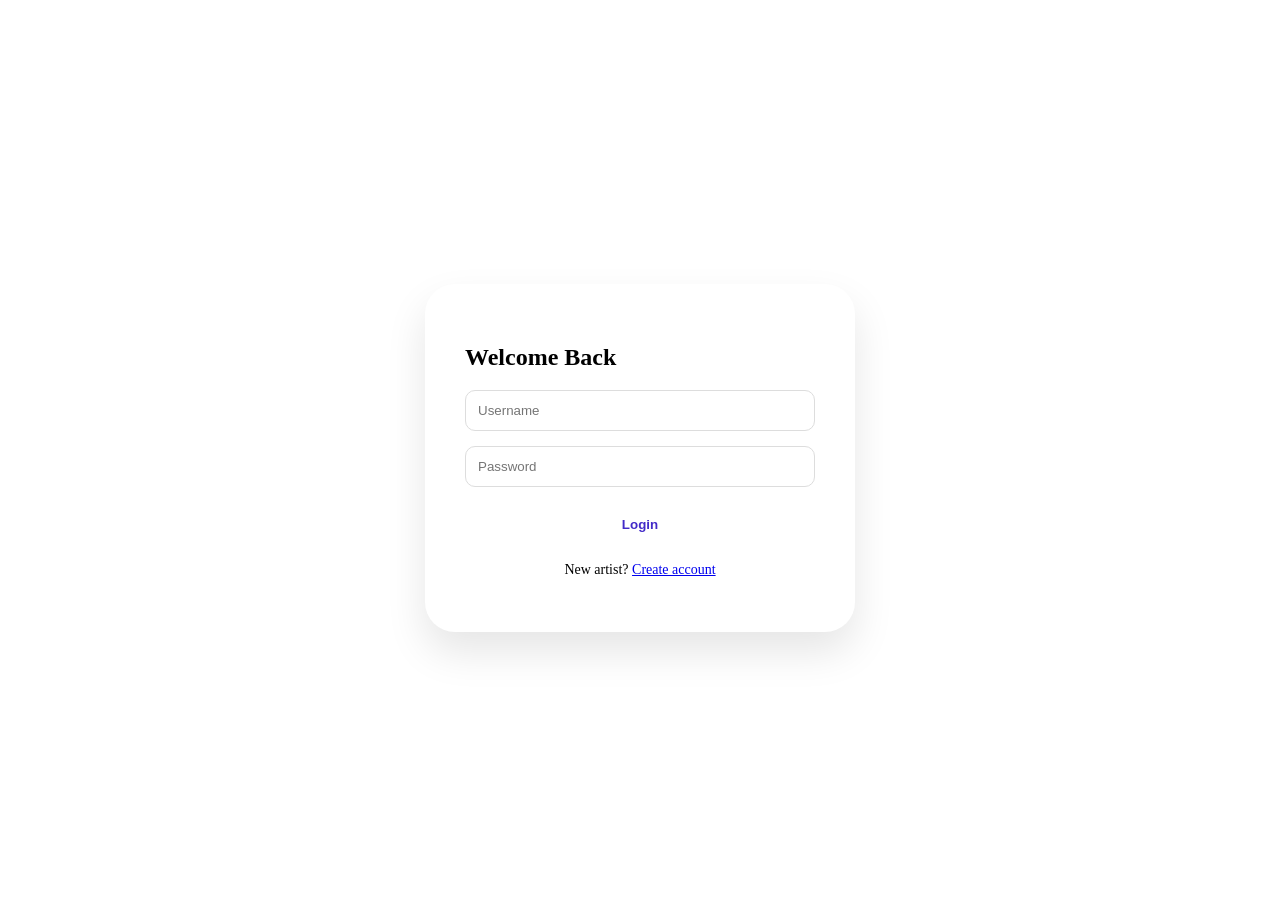
<file: Creative Showcase/dashboard.html>
<!DOCTYPE html>
<html lang="en">
<head>
    <link rel="stylesheet" href="style.css">
    <title>My Dashboard | DigiArt</title>
</head>
<body>
    <nav>
        <div class="logo"><strong>Digi</strong>ART</div>
        <div>
            <span id="welcomeMsg" style="margin-right:20px; font-weight:500;"></span>
            <button onclick="logout()" class="btn-primary" style="background:#ef4444; padding:8px 16px;">Logout</button>
        </div>
    </nav>

    <main style="padding: 120px 5% 50px;">
        <div class="glass-card" style="margin-bottom: 40px;">
            <h3>Upload New Memory</h3>
            <div style="display:flex; gap:10px;">
                <input type="url" id="imgUrl" placeholder="Paste image URL here (e.g., Unsplash link)..." style="margin-bottom:0">
                <button onclick="uploadImg()" class="btn-primary">Upload</button>
            </div>
            <p id="shareLink" style="margin-top:15px; font-size:0.85rem; color:#6366f1; cursor:pointer; font-weight:500;"></p>
        </div>

        <h3>Your Private Collection</h3>
        <hr style="border:0; border-top:1px solid #e2e8f0; margin-bottom:30px;">
        
        <div class="masonry-container" id="userGallery">
            </div>
    </main>

    <script>
    // 1. Initial Load: Show images when the page opens
    document.addEventListener('DOMContentLoaded', () => {
        loadGallery();
        
        const user = JSON.parse(localStorage.getItem('currentUser'));
        if(user) {
            document.getElementById('welcomeMsg').innerText = `Artist: ${user.username}`;
        } else {
            window.location.href = 'login.html'; // Redirect if not logged in
        }
    });

    // 2. The Upload Function
    function uploadImg() {
        // MATCHING ID: Make sure this is 'imgUrl' to match your HTML
        const urlInput = document.getElementById('imgUrl');
        const url = urlInput.value;
        
        let currentUser = JSON.parse(localStorage.getItem('currentUser'));

        if(url && currentUser) {
            // Add to current session
            currentUser.images.push(url);
            localStorage.setItem('currentUser', JSON.stringify(currentUser));

            // Sync with global users list
            let users = JSON.parse(localStorage.getItem('users') || '[]');
            let idx = users.findIndex(u => u.username === currentUser.username);
            if(idx !== -1) {
                users[idx].images = currentUser.images;
                localStorage.setItem('users', JSON.stringify(users));
            }

            urlInput.value = ''; // Clear the input
            loadGallery(); // Refresh the list on screen
            alert("Memory added to your collection!");
        }
    }

    // 3. The Display Function
    function loadGallery() {
        // MATCHING ID: Make sure your HTML has <div id="userGallery"></div>
        const gallery = document.getElementById('userGallery');
        const user = JSON.parse(localStorage.getItem('currentUser'));

        if (user && user.images) {
            gallery.innerHTML = ''; // Clear old images
            user.images.forEach(img => {
                gallery.innerHTML += `
                    <div class="art-card">
                        <img src="${img}" style="width:100%; border-radius:15px; margin-bottom:15px;">
                    </div>`;
            });
        }
    }

    // 1. Updated Display Function (Includes Delete Button)
function loadGallery() {
    const gallery = document.getElementById('userGallery');
    const user = JSON.parse(localStorage.getItem('currentUser'));

    if (user && user.images) {
        gallery.innerHTML = ''; 
        
        user.images.forEach((img, index) => {
            gallery.innerHTML += `
                <div class="art-card">
                    <button class="delete-btn" onclick="deleteImg(${index})">×</button>
                    <img src="${img}" style="width:100%; border-radius:15px;">
                </div>`;
        });
    }
}

// 2. The New Delete Function
function deleteImg(index) {
    if (!confirm("Are you sure you want to delete this memory?")) return;

    let currentUser = JSON.parse(localStorage.getItem('currentUser'));
    let users = JSON.parse(localStorage.getItem('users') || '[]');

    // Remove the image from the currentUser's array using splice
    currentUser.images.splice(index, 1);

    // Update the global users list to match
    let userIdx = users.findIndex(u => u.username === currentUser.username);
    if (userIdx !== -1) {
        users[userIdx].images = currentUser.images;
    }

    // Save everything back to LocalStorage
    localStorage.setItem('currentUser', JSON.stringify(currentUser));
    localStorage.setItem('users', JSON.stringify(users));

    // Refresh the gallery on the screen immediately
    loadGallery();
}
</script>
</body>
</html>
</file>
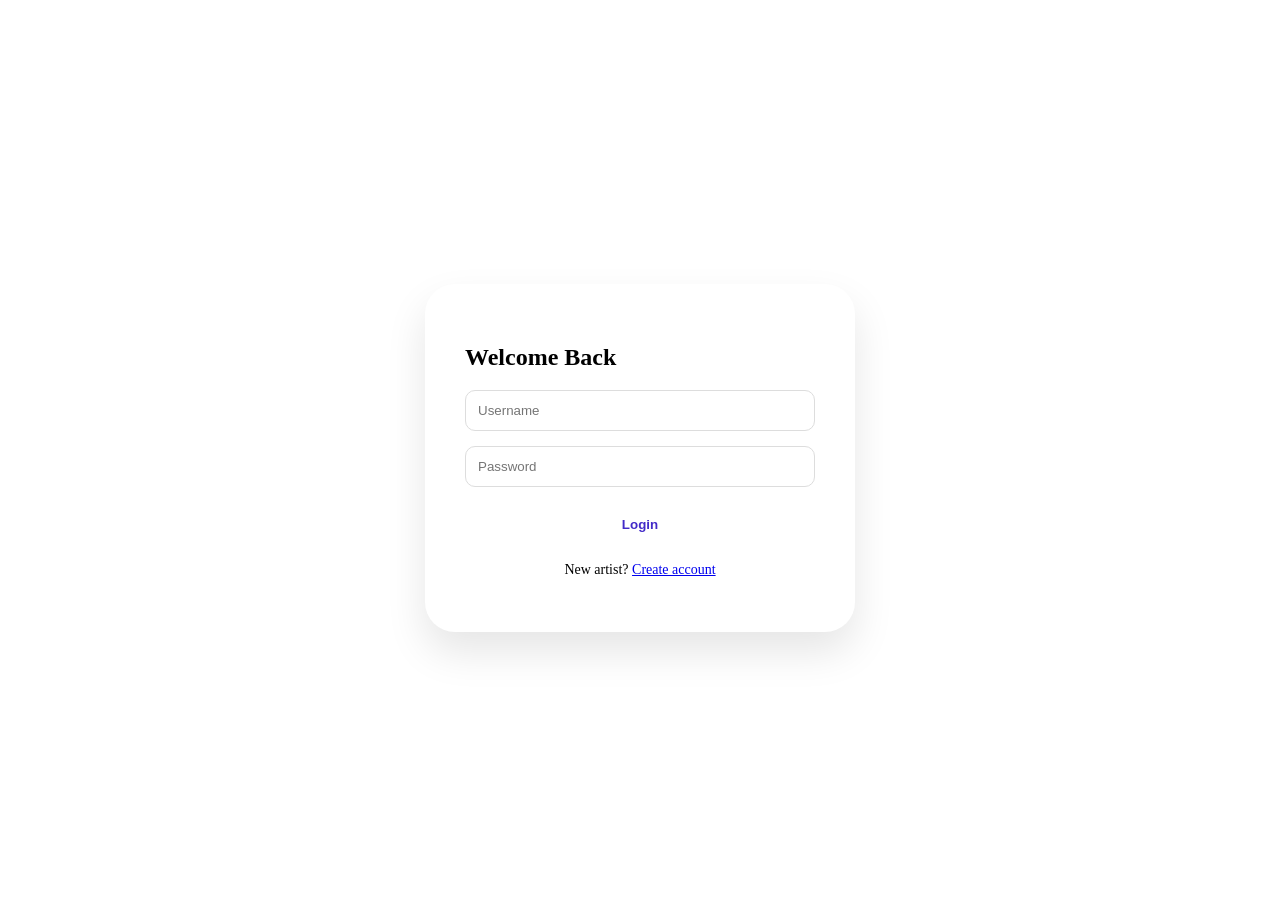
<file: Creative Showcase/login.html>
<!DOCTYPE html>
<html lang="en">
<head>
    <meta charset="UTF-8">
    <meta name="viewport" content="width=device-width, initial-scale=1.0">
    <title>Document</title>
</head>
<body>
    <div class="auth-container" style="display:flex; justify-content:center; align-items:center; height:100vh;">
    <div style="background:white; padding:40px; border-radius:30px; box-shadow:0 20px 40px rgba(0,0,0,0.1); width:350px;">
        <h2>Welcome Back</h2>
        <form id="loginForm" style="display:flex; flex-direction:column; gap:15px;">
            <input type="text" id="user" placeholder="Username" required style="padding:12px; border-radius:10px; border:1px solid #ddd;">
            <input type="password" id="pass" placeholder="Password" required style="padding:12px; border-radius:10px; border:1px solid #ddd;">
            <button type="submit" style="background:var(--primary); color:rgb(67, 43, 200); border:none; padding:15px; border-radius:10px; font-weight:bold; cursor:pointer;">Login</button>
        </form>
        <p style="text-align:center; margin-top:15px; font-size:14px;">
            New artist? <a href="signup.html">Create account</a>
        </p>
    </div>
</div>
<script>
    document.getElementById('loginForm').addEventListener('submit', function(e) {
        // 1. Prevent the page from refreshing
        e.preventDefault();

        // 2. Get the values the user typed
        const usernameInput = document.getElementById('user').value;
        const passwordInput = document.getElementById('pass').value;

        // 3. Get the list of registered users from LocalStorage
        const users = JSON.parse(localStorage.getItem('users') || '[]');

        // 4. Find if any user matches BOTH username and password
        const validUser = users.find(u => u.username === usernameInput && u.password === passwordInput);

        if (validUser) {
            // 5. SUCCESS: Store the logged-in user's data so other pages know who is logged in
            localStorage.setItem('currentUser', JSON.stringify(validUser));
            
            // 6. Redirect to the Dashboard
            alert("Login successful! Welcome, " + validUser.username);
            window.location.href = 'dashboard.html';
        } else {
            // 7. FAILURE
            alert("Invalid username or password. Please try again.");
        }
    });
</script>
</body>
</html>
</file>
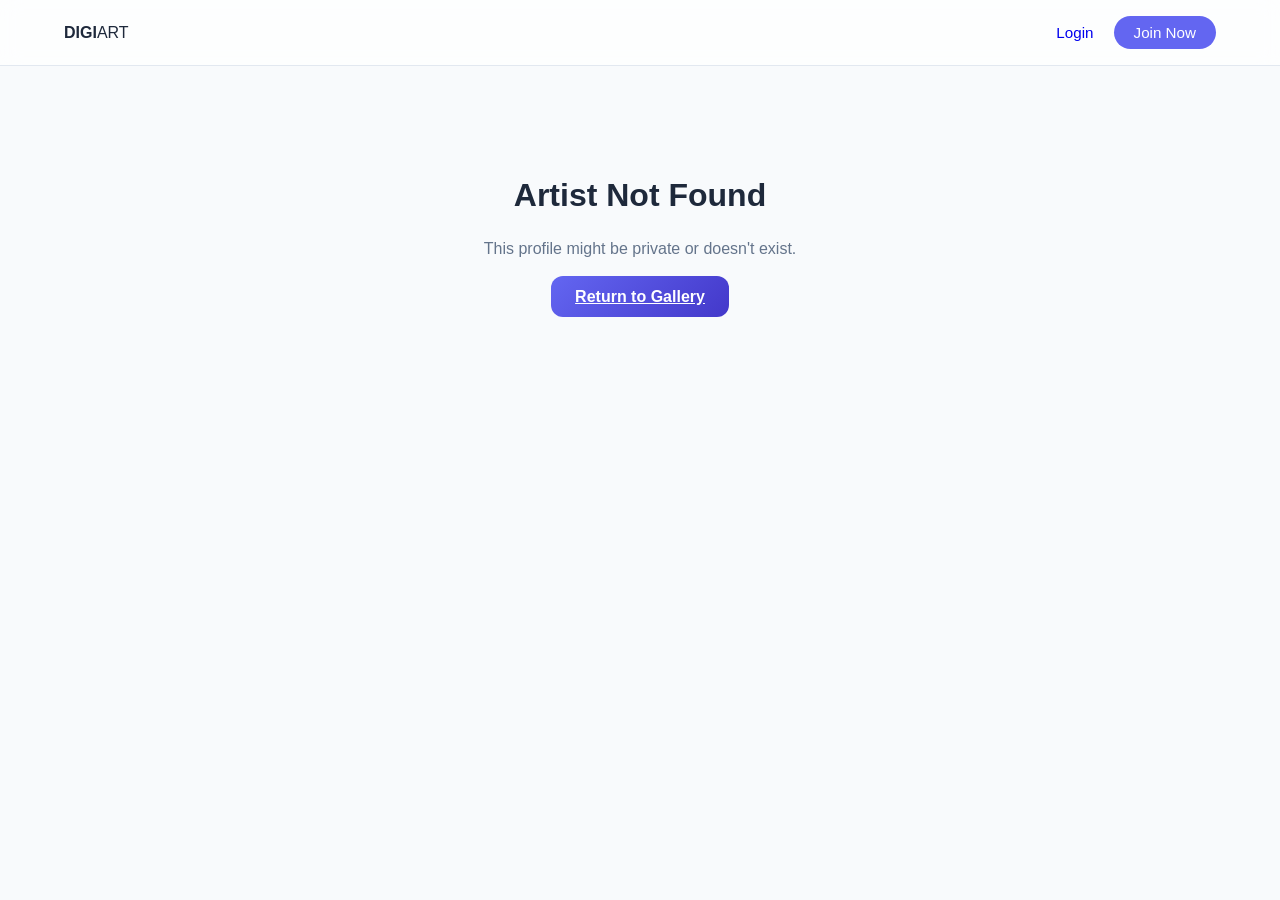
<file: Creative Showcase/profile.html>
<!DOCTYPE html>
<html lang="en">
<head>
    <meta charset="UTF-8">
    <meta name="viewport" content="width=device-width, initial-scale=1.0">
    <link rel="stylesheet" href="style.css">
    <title>Artist Profile | DigiArt</title>
    <style>
        /* Specific Profile UI Improvements */
        .profile-header {
            padding: 140px 5% 60px;
            text-align: center;
            background: linear-gradient(to bottom, #f0f4ff, var(--bg));
            border-bottom: 1px solid #e2e8f0;
        }

        .avatar {
            width: 130px;
            height: 130px;
            background: linear-gradient(135deg, var(--primary), #4338ca);
            color: white;
            border-radius: 50%;
            display: flex;
            align-items: center;
            justify-content: center;
            font-size: 3.5rem;
            font-weight: 800;
            margin: 0 auto 20px;
            box-shadow: 0 20px 40px rgba(99, 102, 241, 0.2);
            border: 6px solid white;
            animation: slideUp 0.6s ease-out;
        }

        .manage-btn {
            display: none; /* Hidden by default, JS will show if it's the owner */
            margin-top: 15px;
            background: white;
            color: var(--primary);
            border: 1px solid var(--primary);
            padding: 8px 20px;
            border-radius: 30px;
            font-weight: 600;
            text-decoration: none;
            transition: all 0.3s;
        }

        .manage-btn:hover {
            background: var(--primary);
            color: white;
        }

        @keyframes slideUp {
            from { opacity: 0; transform: translateY(20px); }
            to { opacity: 1; transform: translateY(0); }
        }

        .art-card {
            animation: fadeIn 0.8s ease forwards;
            opacity: 0;
        }

        @keyframes fadeIn {
            to { opacity: 1; }
        }
    </style>
</head>
<body>
    <nav>
        <div class="logo" onclick="window.location.href='index.html'" style="cursor:pointer">
            <strong>DIGI</strong>ART
        </div>
        <div id="nav-links">
            </div>
    </nav>

    <section class="profile-header">
        <div class="avatar" id="user-avatar">?</div>
        <h1 id="display-username" style="margin:0; font-size: 2.8rem; letter-spacing: -1px;">Artist Name</h1>
        <div class="stats-badge" id="image-count">0 Creations</div>
        <br>
        <a href="dashboard.html" id="manage-btn" class="manage-btn">Manage My Art</a>
    </section>

    <main class="masonry-container" id="profile-gallery" style="padding-top: 40px;">
        </main>

    <div id="error-view" style="display:none; text-align:center; padding: 150px 5%;">
        <h2 style="font-size: 2rem;">Artist Not Found</h2>
        <p style="color: #64748b; margin-bottom: 30px;">This profile might be private or doesn't exist.</p>
        <a href="index.html" class="btn-primary">Return to Gallery</a>
    </div>

    <script src="main.js"></script>
    <script src="profile.js"></script>
</body>
</html>
</file>
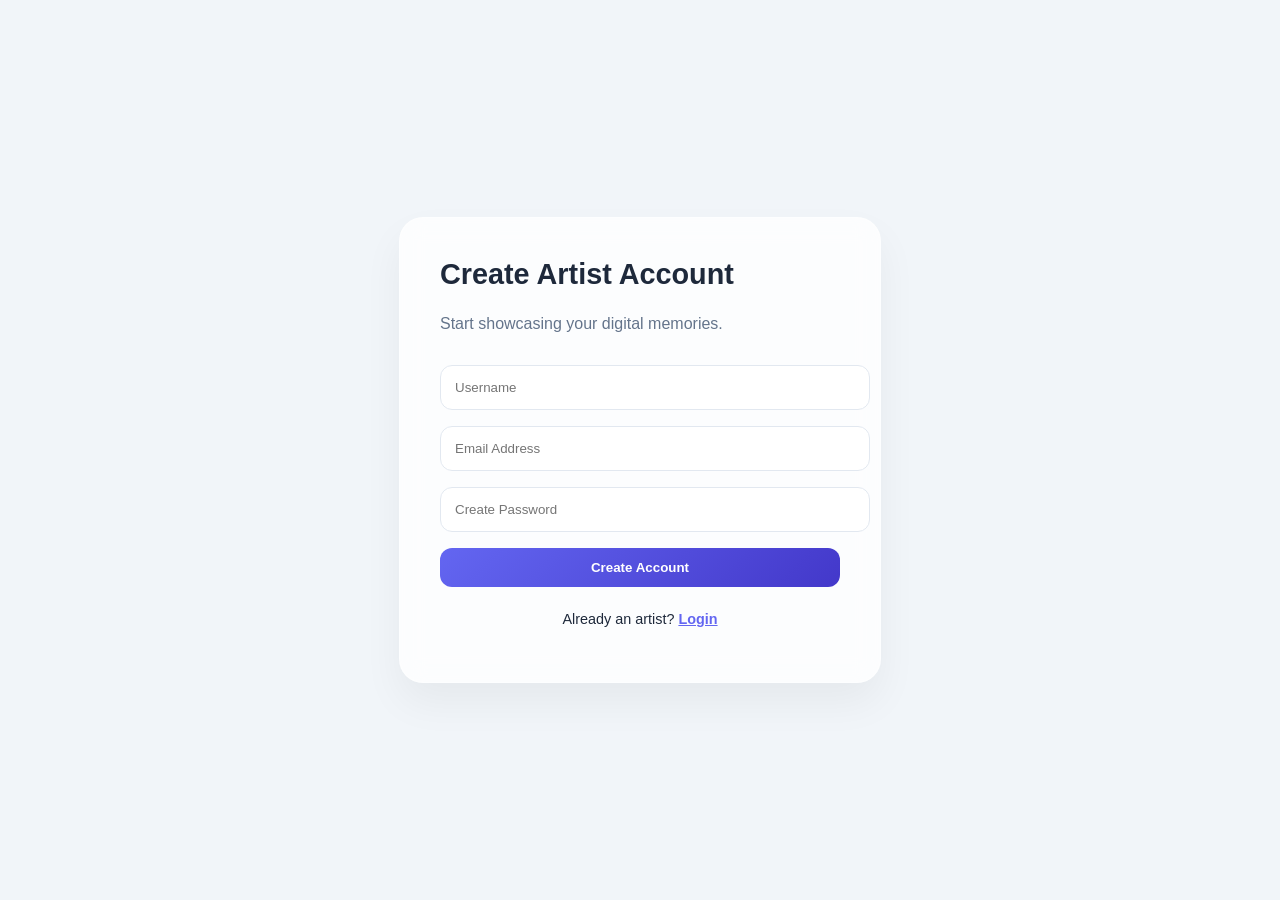
<file: Creative Showcase/signup.html>
<!DOCTYPE html>
<html lang="en">
<head>
    <link rel="stylesheet" href="style.css">
    <title>Join AuraArt</title>
</head>
<body style="display:flex; justify-content:center; align-items:center; min-height:100vh; background: #f1f5f9;">
    <div class="glass-card" style="width: 400px;">
        <h2 style="margin-top:0; font-size: 1.8rem;">Create Artist Account</h2>
        <p style="color:#64748b; margin-bottom: 2rem;">Start showcasing your digital memories.</p>
        
        <form id="signupForm">
            <input type="text" id="regUser" placeholder="Username" required>
            <input type="email" id="regEmail" placeholder="Email Address" required>
            <input type="password" id="regPass" placeholder="Create Password" required>
            <button type="submit" class="btn-primary" style="width:100%">Create Account</button>
        </form>
        <p style="text-align:center; margin-top:1.5rem; font-size:0.9rem;">
            Already an artist? <a href="login.html" style="color: #6366f1; font-weight:600;">Login</a>
        </p>
    </div>

    <script>
        document.getElementById('signupForm').addEventListener('submit', (e) => {
            e.preventDefault();
            const username = document.getElementById('regUser').value;
            const users = JSON.parse(localStorage.getItem('users') || '[]');
            
            if (users.some(u => u.username === username)) {
                alert("Username already taken!");
                return;
            }

            users.push({
                username,
                email: document.getElementById('regEmail').value,
                password: document.getElementById('regPass').value,
                images: []
            });

            localStorage.setItem('users', JSON.stringify(users));
            alert("Account created! Redirecting to login...");
            window.location.href = 'login.html';
        });
    </script>
</body>
</html>
</file>
<file: Creative Showcase/style.css>
:root {
  --primary: #6366f1;
  --bg: #f8fafc;
  --glass: rgba(255, 255, 255, 0.7);
  --border: rgba(255, 255, 255, 0.3);
}

body {
  font-family: 'Inter', sans-serif;
  background-color: var(--bg);
  margin: 0;
  color: #1e293b;
}

/* Glassmorphism Navbar */
nav {
  position: fixed;
  top: 0; width: 100%;
  backdrop-filter: blur(10px);
  background: var(--glass);
  border-bottom: 1px solid #e2e8f0;
  display: flex;
  justify-content: space-between;
  padding: 1rem 5%;
  align-items: center;
  z-index: 1000;
  box-sizing: border-box;
}

/* The Secret to Masonry in Vanilla CSS */
.masonry-container {
  column-count: 3;
  column-gap: 1.5rem;
  padding: 100px 5% 50px;
}

@media (max-width: 1024px) { .masonry-container { column-count: 2; } }
@media (max-width: 600px) { .masonry-container { column-count: 1; } }

.art-card {
  break-inside: avoid;
  margin-bottom: 1.5rem;
  border-radius: 20px;
  overflow: hidden;
  transition: transform 0.4s cubic-bezier(0.175, 0.885, 0.32, 1.275);
  box-shadow: 0 10px 15px -3px rgba(0, 0, 0, 0.1);
}

.art-card:hover {
  transform: scale(1.03);
  box-shadow: 0 20px 25px -5px rgba(0, 0, 0, 0.2);
}

.art-card img {
  width: 100%;
  display: block;
}

/* Shared UI Accents */
.glass-card {
    background: rgba(255, 255, 255, 0.8);
    backdrop-filter: blur(12px);
    border: 1px solid rgba(255, 255, 255, 0.3);
    border-radius: 24px;
    padding: 2.5rem;
    box-shadow: 0 20px 40px rgba(0,0,0,0.05);
}

.btn-primary {
    background: linear-gradient(135deg, #6366f1 0%, #4338ca 100%);
    color: white;
    border: none;
    padding: 12px 24px;
    border-radius: 12px;
    font-weight: 600;
    cursor: pointer;
    transition: transform 0.2s, box-shadow 0.2s;
}

.btn-primary:hover {
    transform: translateY(-2px);
    box-shadow: 0 10px 15px -3px rgba(99, 102, 241, 0.4);
}

input {
    width: 100%;
    padding: 14px;
    margin-bottom: 1rem;
    border: 1px solid #e2e8f0;
    border-radius: 12px;
    outline: none;
    transition: border-color 0.3s;
}

input:focus {
    border-color: #6366f1;
}

#nav-links {
    display: flex;
    align-items: center;
    gap: 20px; /* Gives space between Dashboard, Profile, and Logout */
}

#nav-links a {
    text-decoration: none;
    font-size: 0.95rem;
    transition: color 0.3s;
}

.art-card {
    position: relative; /* Needed to position the delete button absolutely */
}

.delete-btn {
    position: absolute;
    top: 10px;
    right: 10px;
    background: rgba(239, 68, 68, 0.9); /* Red background */
    color: white;
    border: none;
    border-radius: 50%;
    width: 30px;
    height: 30px;
    cursor: pointer;
    display: flex;
    align-items: center;
    justify-content: center;
    font-weight: bold;
    opacity: 0; /* Hidden by default */
    transition: opacity 0.3s ease;
    z-index: 10;
}

.art-card:hover .delete-btn {
    opacity: 1; /* Show on hover */
}

.delete-btn:hover {
    background: #dc2626;
    transform: scale(1.1);
}
</file>
